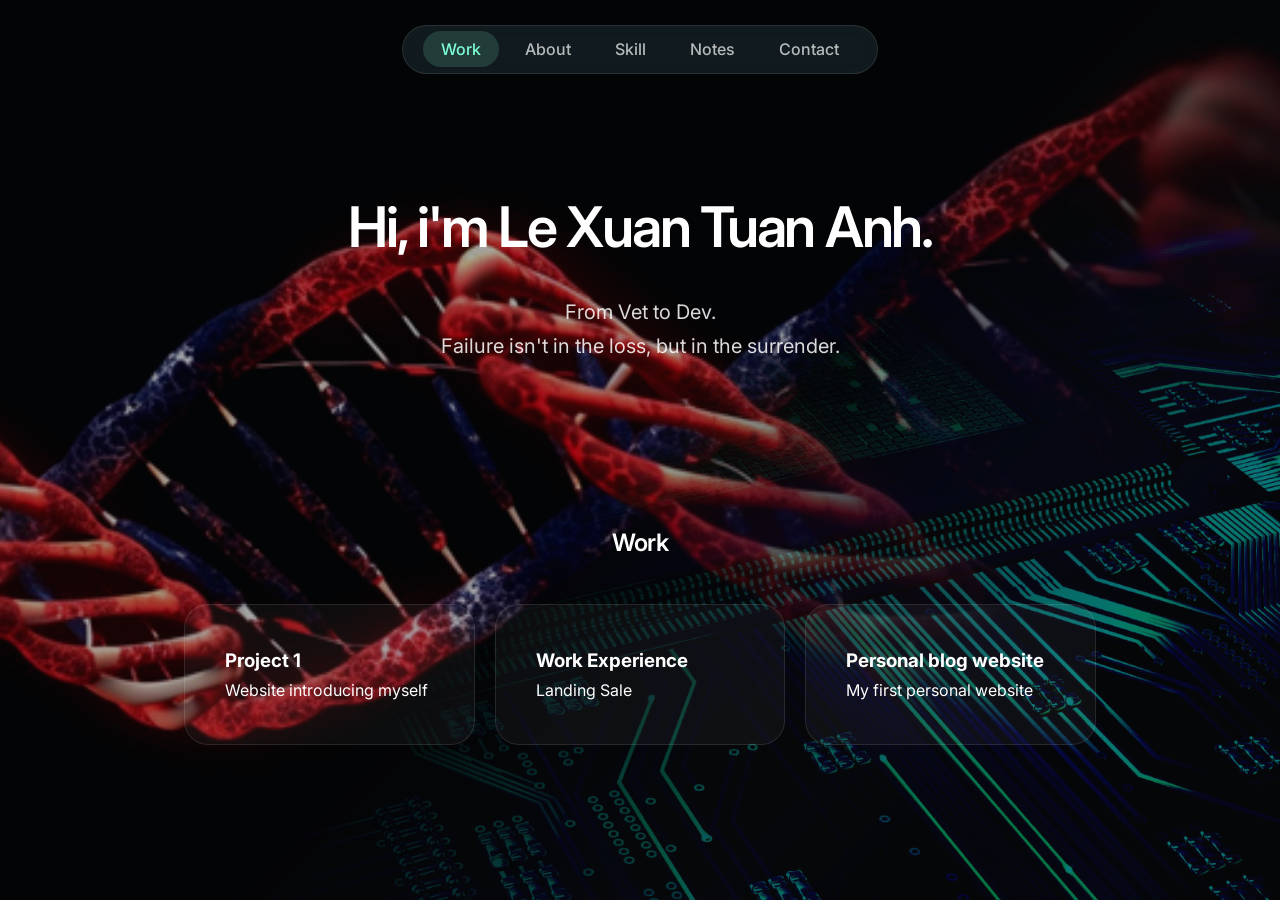
<file: index.html>
<!DOCTYPE html>
<html lang="en">

<head>
    <meta charset="UTF-8">
    <meta name="viewport" content="width=device-width, initial-scale=1.0">
    <title>Le Xuan Tuan Anh Portfolio Website</title>
    <link rel="stylesheet" href="style.css">
</head>

<body>
    <header>
        <nav>
            <ul>
                <li><a href="index.html" class="active">Work</a></li>
                <li><a href="about.html">About</a></li>
                <li><a href="skill.html">Skill</a></li>
                <li><a href="notes.html">Notes</a></li>
                <li><a href="contact.html">Contact</a></li>
            </ul>
        </nav>
    </header>
    <section class="hero">
        <h1>Hi, i'm Le Xuan Tuan Anh.</h1>
        <p>From Vet to Dev.</p>
        <p>Failure isn't in the loss, but in the surrender.</p>
    </section>
    <section id="work">
        <h2>Work</h2>
        <div class="work-container">
            <a href="project1.html" class="project-card">
                <h3>Project 1</h3>
                <p>Website introducing myself</p>
            </a>
            <a href="workexperience.html" class="project-card">
                <h3>Work Experience</h3>
                <p>Landing Sale</p>
            </a>
            <a href="personal-blog.html" class="project-card">
                <h3>Personal blog website</h3>
                <p>My first personal website</p>
            </a>
    </section>
</body>

</html>
</file>
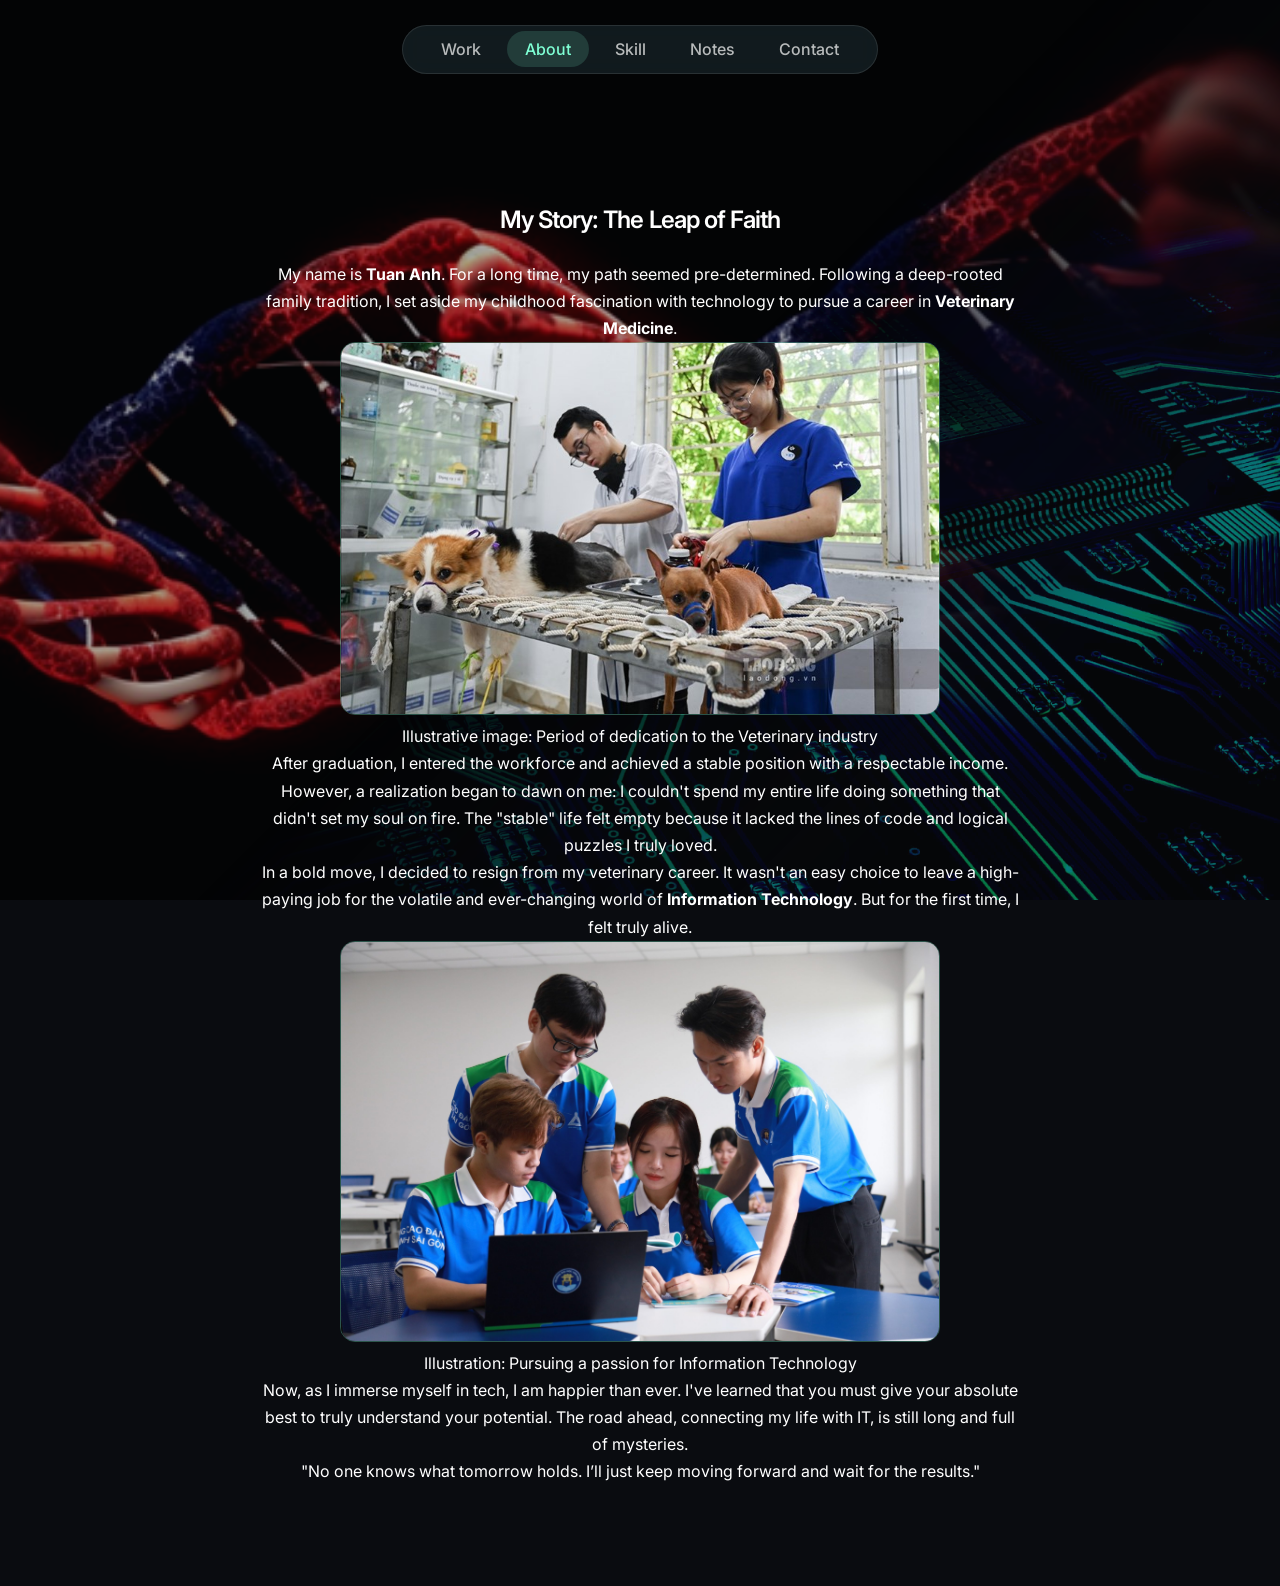
<file: about.html>
<!DOCTYPE html>
<html lang="en">

<head>
    <meta charset="UTF-8">
    <meta name="viewport" content="width=device-width, initial-scale=1.0">
    <title>About Me - Tuan Anh's Journey</title>
    <link rel="stylesheet" href="style.css">
</head>

<body>
    <header>
        <nav>
            <ul>
                <li><a href="index.html">Work</a></li>
                <li><a href="about.html" class="active">About</a></li>
                <li><a href="skill.html">Skill</a></li>
                <li><a href="notes.html">Notes</a></li>
                <li><a href="contact.html">Contact</a></li>
            </ul>
        </nav>
    </header>

    <section class="about-container">
        <h1>My Story: The Leap of Faith</h1>

        <div class="story-content">
            <p>
                My name is <strong>Tuan Anh</strong>. For a long time, my path seemed pre-determined.
                Following a deep-rooted family tradition, I set aside my childhood fascination with technology
                to pursue a career in <strong>Veterinary Medicine</strong>.
            </p>

            <div class="image-box">
                <img src="Thu-Y.jpg" alt="Veterinary Medicine Journey">
                <p class="caption">Illustrative image: Period of dedication to the Veterinary industry</p>
            </div>

            <p>
                After graduation, I entered the workforce and achieved a stable position with a respectable income.
                However, a realization began to dawn on me: I couldn't spend my entire life doing something that
                didn't set my soul on fire. The "stable" life felt empty because it lacked the lines of code
                and logical puzzles I truly loved.
            </p>

            <p>
                In a bold move, I decided to resign from my veterinary career. It wasn't an easy choice to leave
                a high-paying job for the volatile and ever-changing world of <strong>Information Technology</strong>.
                But for the first time, I felt truly alive.
            </p>

            <div class="image-box">
                <img src="cntt.jpg" alt="Transition to IT">
                <p class="caption">Illustration: Pursuing a passion for Information Technology</p>
            </div>

            <p>
                Now, as I immerse myself in tech, I am happier than ever. I've learned that you must give your
                absolute best to truly understand your potential. The road ahead, connecting my life with IT,
                is still long and full of mysteries.
            </p>

            <p class="quote">
                "No one knows what tomorrow holds. I’ll just keep moving forward and wait for the results."
            </p>
        </div>
    </section>
</body>

</html>
</file>
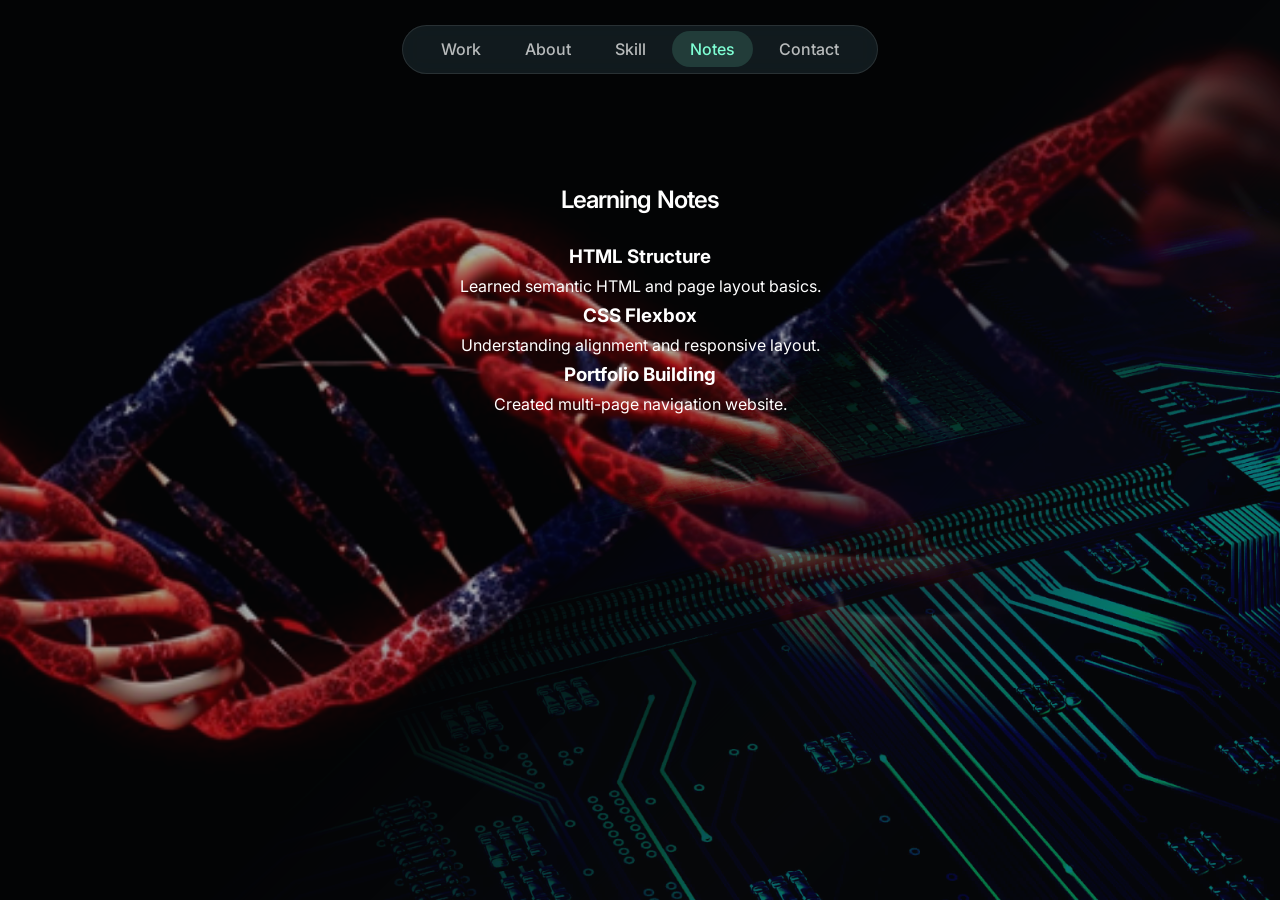
<file: notes.html>
<!DOCTYPE html>
<html lang="en">

<head>
    <meta charset="UTF-8">
    <meta name="viewport" content="width=device-width, initial-scale=1.0">
    <title>Notes</title>
    <link rel="stylesheet" href="style.css">
</head>
<body>
    <header>
        <nav>
            <ul>
                <li><a href="index.html">Work</a></li>
                <li><a href="about.html">About</a></li>
                <li><a href="skill.html">Skill</a></li>
                <li><a href="notes.html" class="active">Notes</a></li>
                <li><a href="contact.html">Contact</a></li>
            </ul>
        </nav>
    </header>
    <section class="container">
        <h1>Learning Notes</h1>
        <div class="learning-content">
            <article>
                <h3>HTML Structure</h3>
                <p>Learned semantic HTML and page layout basics.</p>
            </article>
            <article>
                <h3>CSS Flexbox</h3>
                <p>Understanding alignment and responsive layout.</p>
            </article>
            <article>
                <h3>Portfolio Building</h3>
                <p>Created multi-page navigation website.</p>
            </article>
        </div>
    </section>
</body>

</html>
</file>
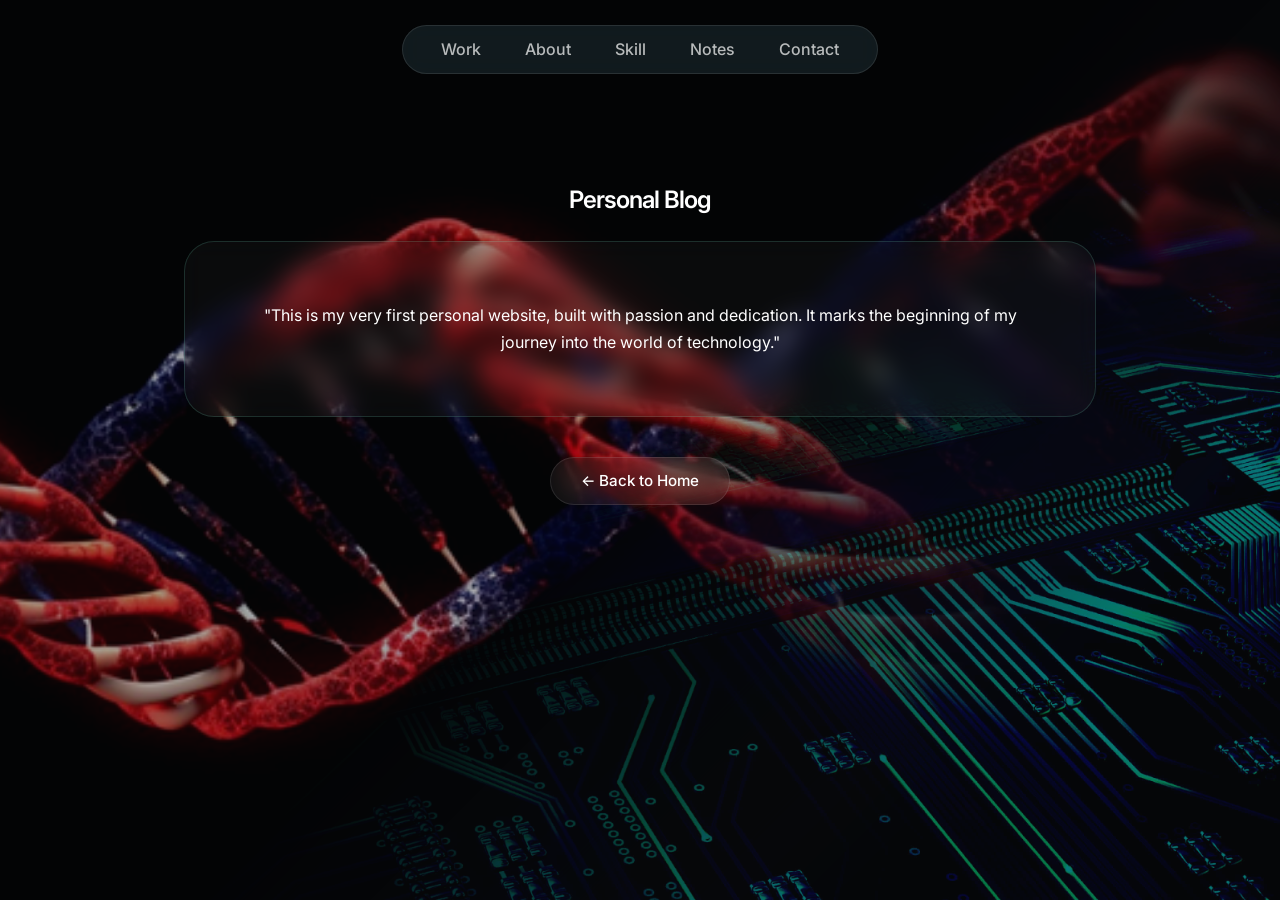
<file: personal-blog.html>
<!DOCTYPE html>
<html lang="en">

<head>
<meta charset="UTF-8">
<meta name="viewport" content="width=device-width, initial-scale=1.0">
<title>Personal Blog</title>
<link rel="stylesheet" href="style.css">
</head>
<body>
<header>
<nav>
<ul>
<li><a href="index.html">Work</a></li>
<li><a href="about.html">About</a></li>
<li><a href="skill.html">Skill</a></li>
<li><a href="notes.html">Notes</a></li>
<li><a href="contact.html">Contact</a></li>
</ul>
</nav>
</header>
<section class="project-detail">
<h1>Personal Blog</h1>
<div class="content-box">
<p>
"This is my very first personal website, built with passion and dedication.
It marks the beginning of my journey into the world of technology."
</p>
</div>

<a href="index.html" class="back-home-link">
    ← Back to Home
</a>
</section>
</body>
</html>
</file>
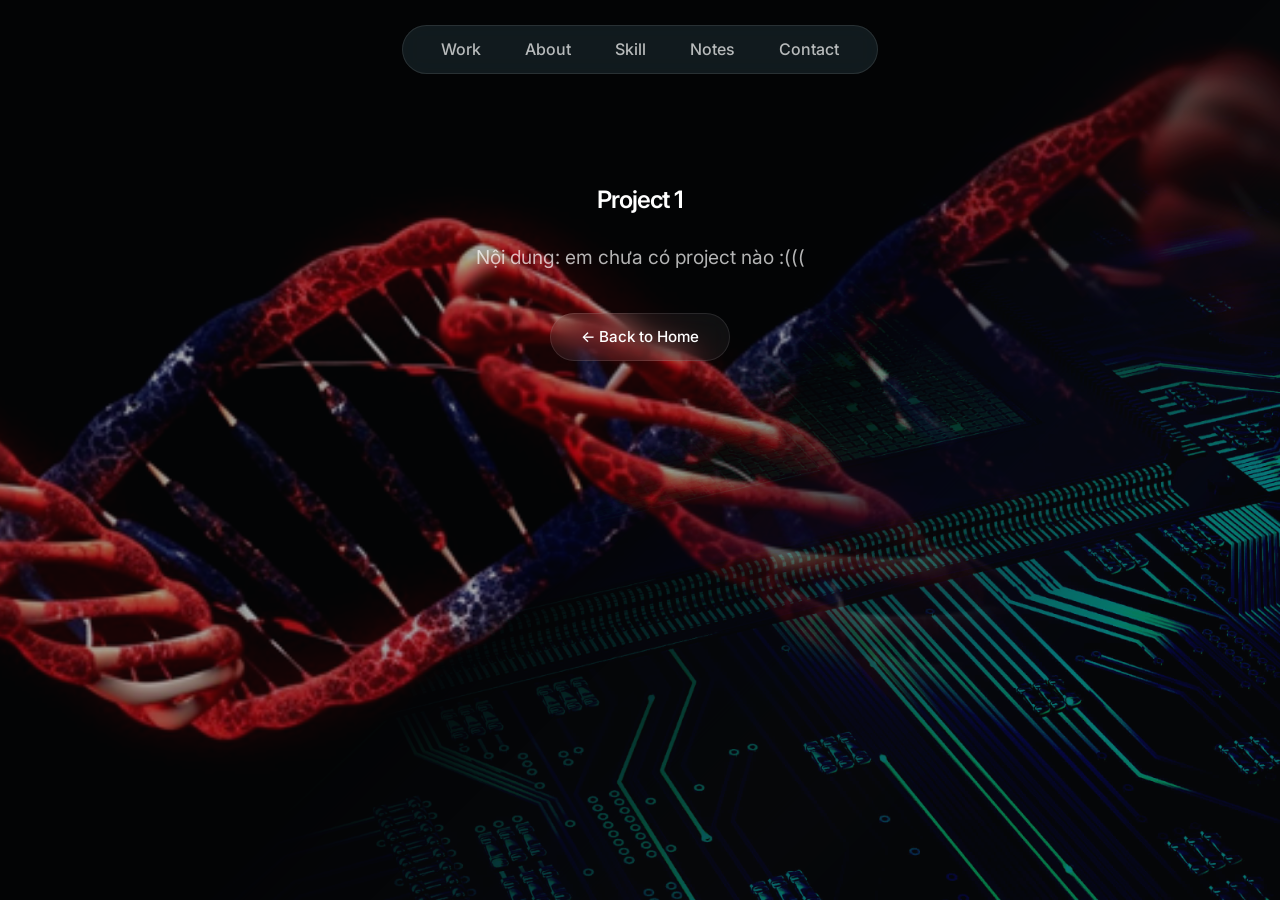
<file: project1.html>
<!DOCTYPE html>
<html lang="en">
<head>
    <meta charset="UTF-8">
    <meta name="viewport" content="width=device-width, initial-scale=1.0">
    <title>Project 1</title>
    <link rel="stylesheet" href="style.css">
</head>
<body>
<header>
    <nav>
        <ul>
            <li><a href="index.html">Work</a></li>
            <li><a href="about.html">About</a></li>
            <li><a href="skill.html">Skill</a></li>
            <li><a href="notes.html">Notes</a></li>
            <li><a href="contact.html">Contact</a></li>
        </ul>
    </nav>
</header>
<section class="container">
    <h1>Project 1</h1>
    <p style="opacity:0.7; font-size:1.2rem;">
        Nội dung: em chưa có project nào :(((
    </p>
    <a href="index.html" class="back-home-link">
        ← Back to Home
    </a>
</section>
</body>
</html>
</file>
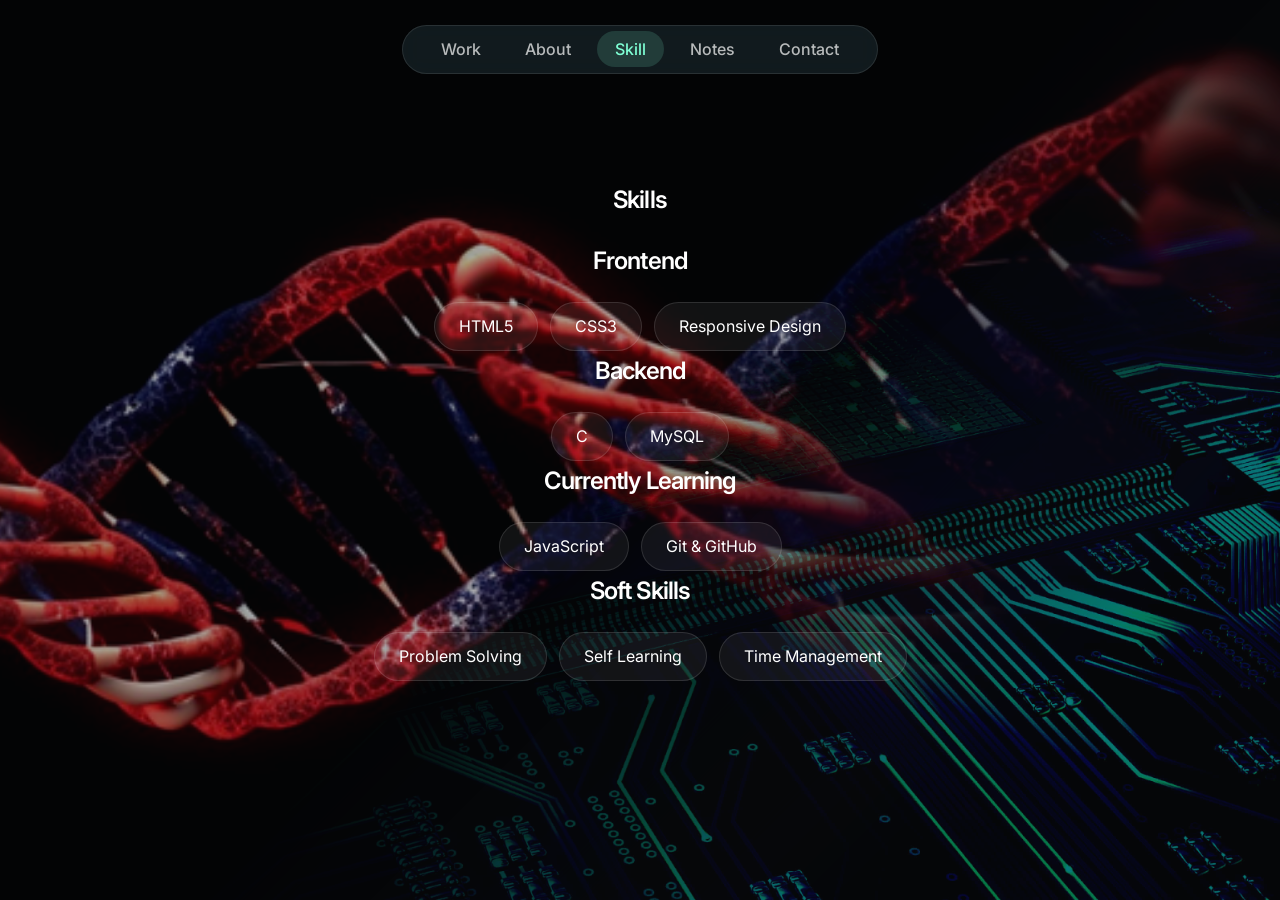
<file: skill.html>
<!DOCTYPE html>
<html lang="en">

<head>
    <meta charset="UTF-8">
    <meta name="viewport" content="width=device-width, initial-scale=1.0">
    <title>Skill</title>
    <link rel="stylesheet" href="style.css">
</head>

<body>
    <header>
        <nav>
            <ul>
                <li><a href="index.html">Work</a></li>
                <li><a href="about.html">About</a></li>
                <li><a href="skill.html" class="active">Skill</a></li>
                <li><a href="notes.html">Notes</a></li>
                <li><a href="contact.html">Contact</a></li>
            </ul>
        </nav>
    </header>
    <section>
        <h1>Skills</h1>
        <h2>Frontend</h2>
        <ul>
            <li>HTML5</li>
            <li>CSS3</li>
            <li>Responsive Design</li>
        </ul>
        <h2>Backend</h2>
        <ul>
            <li>C</li>
            <li>MySQL</li>
        </ul>
        <h2>Currently Learning</h2>
        <ul>
            <li>JavaScript</li>
            <li>Git & GitHub</li>
        </ul>
        <h2>Soft Skills</h2>
        <ul>
            <li>Problem Solving</li>
            <li>Self Learning</li>
            <li>Time Management</li>
        </ul>
    </section>
</body>

</html>
</file>
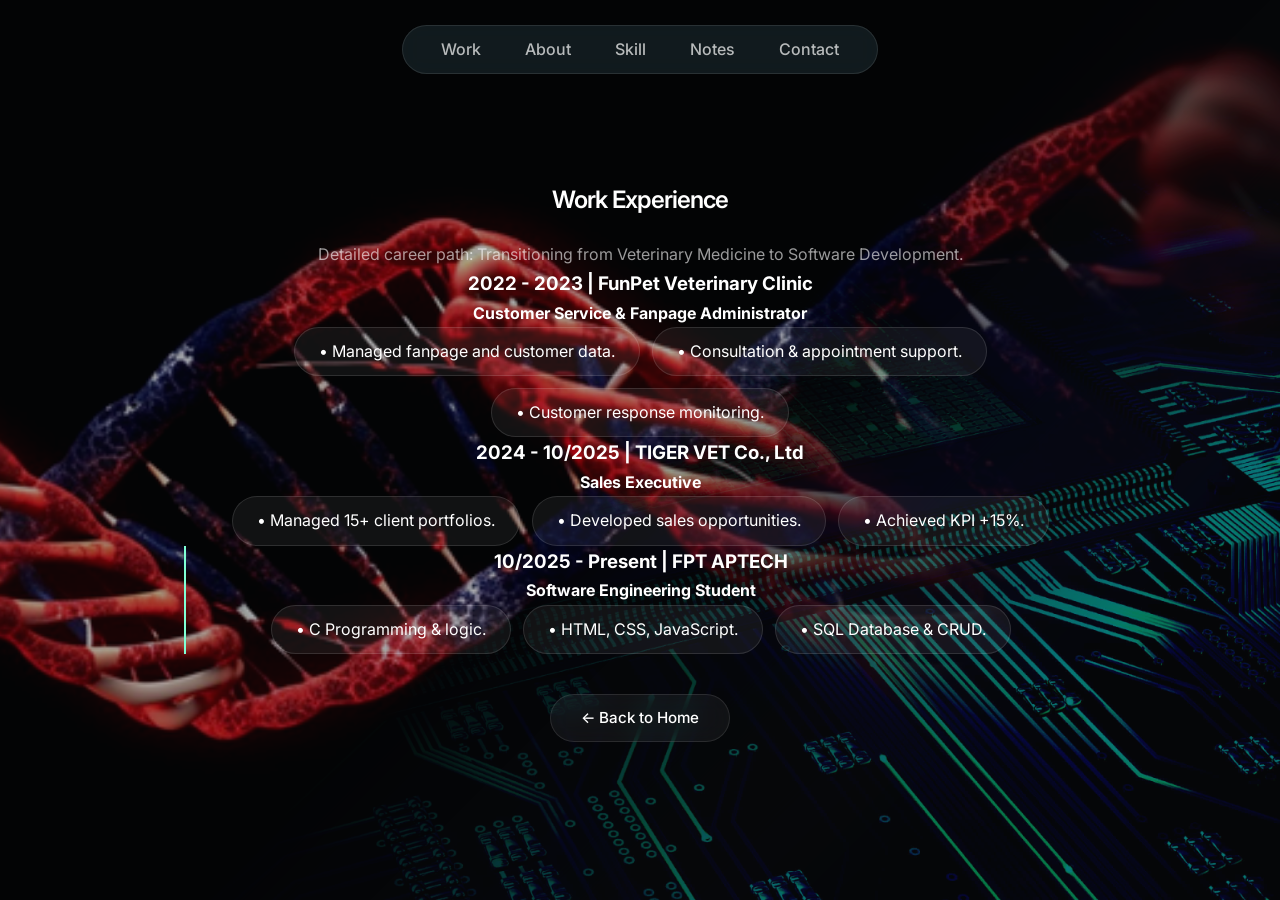
<file: workexperience.html>
<!DOCTYPE html>
<html lang="en">

<head>
    <meta charset="UTF-8">
    <meta name="viewport" content="width=device-width, initial-scale=1.0">
    <title>Work Experience</title>
    <link rel="stylesheet" href="style.css">
</head>
<body>
<header>
    <nav>
        <ul>
            <li><a href="index.html">Work</a></li>
            <li><a href="about.html">About</a></li>
            <li><a href="skill.html">Skill</a></li>
            <li><a href="notes.html">Notes</a></li>
            <li><a href="contact.html">Contact</a></li>
        </ul>
    </nav>
</header>
<section class="container">
<h1>Work Experience</h1>
<p style="opacity:0.6;">
Detailed career path: Transitioning from Veterinary Medicine to Software Development.
</p>
<div class="learning-content">
<article>
<h3>2022 - 2023 | FunPet Veterinary Clinic</h3>
<p><strong>Customer Service & Fanpage Administrator</strong></p>
<ul>
<li>• Managed fanpage and customer data.</li>
<li>• Consultation & appointment support.</li>
<li>• Customer response monitoring.</li>
</ul>
</article>
<article>
<h3>2024 - 10/2025 | TIGER VET Co., Ltd</h3>
<p><strong>Sales Executive</strong></p>
<ul>
<li>• Managed 15+ client portfolios.</li>
<li>• Developed sales opportunities.</li>
<li>• Achieved KPI +15%.</li>
</ul>
</article>

<article style="border-left:2px solid #7fffd4;">
<h3>10/2025 - Present | FPT APTECH</h3>
<p><strong>Software Engineering Student</strong></p>
<ul>
<li>• C Programming & logic.</li>
<li>• HTML, CSS, JavaScript.</li>
<li>• SQL Database & CRUD.</li>
</ul>
</article>
</div>
<a href="index.html" class="back-home-link">
    ← Back to Home
</a>
</section>
</body>
</html>
</file>
<file: style.css>
@import url('https://fonts.googleapis.com/css2?family=Inter:wght@300;400;600&display=swap');

* {
    margin: 0;
    padding: 0;
    box-sizing: border-box;
}

html {
    scroll-behavior: smooth;
    overflow-y: scroll;
}

body {
    font-family: 'Inter', sans-serif;
    color: white;
    line-height: 1.7;
    padding-top: 100px;
    min-height: 100vh;
    background-color: #0a0c10;
    position: relative;
    overflow-x: hidden;
}

body::before,
body::after {
    content: "";
    position: fixed;
    top: 0;
    left: 0;
    width: 100%;
    height: 100%;
    background-repeat: no-repeat;
    background-position: center center;
    background-size: cover;
    pointer-events: none;
    z-index: -1;
}

body::before {
    background-image: url('vet-bg.png');
    opacity: 0.65;
    mask-image: linear-gradient(135deg, black 50%, transparent 75%);
    -webkit-mask-image: linear-gradient(135deg, black 50%, transparent 75%);
}

body::after {
    background-image: url('tech-bg.jpg');
    opacity: 0.45;
    mask-image: linear-gradient(135deg, transparent 50%, black 80%);
    -webkit-mask-image: linear-gradient(135deg, transparent 50%, black 80%);
}

nav {
    position: fixed;
    top: 25px;
    left: 50%;
    transform: translateX(-50%);
    background: rgba(28, 43, 47, 0.6);
    backdrop-filter: blur(12px);
    -webkit-backdrop-filter: blur(12px);
    padding: 10px 20px;
    border-radius: 50px;
    z-index: 1000;
    border: 1px solid rgba(255, 255, 255, 0.1);
}

nav ul {
    display: flex;
    gap: 8px;
    list-style: none;
}

nav a {
    text-decoration: none;
    color: rgba(255, 255, 255, 0.7);
    font-weight: 500;
    padding: 8px 18px;
    border-radius: 25px;
    transition: all 0.3s ease;
}

nav a:hover,
nav a.active {
    background: rgba(127, 255, 212, 0.15);
    color: #7fffd4;
}

.container,
section,
.project-detail {
    max-width: 960px;
    margin: 0 auto;
    padding: 80px 24px;
    text-align: center;
    animation: fadeInUp 0.8s ease-out forwards;
}

h1,
h2 {
    font-weight: 600;
    letter-spacing: -0.04em;
    margin-bottom: 20px;
}

.hero h1 {
    font-size: 3.5rem;
}

.hero p {
    font-size: 1.25rem;
    color: rgba(255, 255, 255, 0.85);
}

.work-container {
    display: grid;
    grid-template-columns: repeat(3, 1fr);
    gap: 20px;
    margin-top: 40px;
    text-align: left;
}

.project-card,
.back-home-link {
    background: rgba(255, 255, 255, 0.04);
    border: 1px solid rgba(255, 255, 255, 0.1);
    border-radius: 24px;
    color: white !important;
    text-decoration: none;
    transition: all 0.4s cubic-bezier(0.175, 0.885, 0.32, 1.2);
    display: block;
}

.project-card {
    padding: 40px;
}

.back-home-link {
    display: inline-flex;
    align-items: center;
    justify-content: center;
    padding: 10px 30px;
    margin-top: 40px;
    min-width: 160px;
    background: rgba(255, 255, 255, 0.05) !important;
    border: 1px solid rgba(255, 255, 255, 0.1) !important;
    backdrop-filter: blur(12px);
    -webkit-backdrop-filter: blur(12px);
    color: #ffffff !important;
    text-decoration: none;
    font-size: 0.95rem;
    font-weight: 500;
    border-radius: 50px;
    transition: all 0.4s cubic-bezier(0.175, 0.885, 0.32, 1.2);
    cursor: pointer;
}

.project-card:hover,
.back-home-link:hover {
    transform: translateY(-5px);
    background: rgba(127, 255, 212, 0.1) !important;
    border-color: rgba(127, 255, 212, 0.5) !important;
    box-shadow: 0 10px 20px rgba(0, 0, 0, 0.3);
}


section ul {
    list-style: none;
    display: flex;
    flex-wrap: wrap;
    justify-content: center;
    gap: 12px;
}

section ul li {
    background: rgba(255, 255, 255, 0.06);
    padding: 10px 24px;
    border-radius: 50px;
    border: 1px solid rgba(255, 255, 255, 0.12);
    transition: 0.3s;
}

section ul li:hover {
    border-color: #7fffd4;
    background: rgba(127, 255, 212, 0.1);
    transform: scale(1.05);
}


.contact-section {
    position: relative;
    z-index: 999;
    text-align: center;
}

.fb-icon {
    width: 24px;
    height: 24px;
    object-fit: cover;
    margin-right: 10px;
    border-radius: 50%;
    flex-shrink: 0;
}

.fb-profile {
    display: inline-flex;
    align-items: center;
    background: rgba(255, 255, 255, 0.05);
    padding: 8px 16px;
    border-radius: 50px;
    border: 1px solid rgba(255, 255, 255, 0.1);
    text-decoration: none;
    color: white;
    transition: 0.3s;
}

.fb-profile:hover {
    background: rgba(127, 255, 212, 0.1);
    border-color: #7fffd4;
    transform: translateY(-2px);
}

.about-container {
    max-width: 800px;
    margin: 0 auto;
    padding: 100px 20px;
}

.content-box {
    background: rgba(255, 255, 255, 0.03);
    padding: 60px;
    border-radius: 30px;
    border: 1px solid rgba(127, 255, 212, 0.15);
    backdrop-filter: blur(12px);
}

.image-box img {
    width: 100%;
    max-width: 600px;
    border-radius: 15px;
    border: 1px solid rgba(127, 255, 212, 0.3);
    transition: all 0.4s ease;
}

.image-box img:hover {
    transform: scale(1.05) translateY(-10px);
    box-shadow: 0 20px 40px rgba(0, 0, 0, 0.8), 0 0 15px rgba(127, 255, 212, 0.4);
    border-color: #7fffd4;
}

.chat-button {
    position: fixed;
    bottom: 25px;
    right: 25px;
    width: 60px;
    height: 60px;
    background: #7fffd4;
    border-radius: 50%;
    display: flex;
    align-items: center;
    justify-content: center;
    cursor: pointer;
    box-shadow: 0 0 20px rgba(127, 255, 212, 0.4);
    transition: 0.3s;
    z-index: 999;
}

.chat-button:hover {
    transform: scale(1.1);
}

.chat-icon {
    font-size: 26px;
    color: #000;
}

.chat-box {
    position: fixed;
    bottom: 100px;
    right: 25px;
    width: 340px;
    height: 460px;
    background: rgba(15, 15, 15, 0.95);
    backdrop-filter: blur(10px);
    border: 1px solid #7fffd4;
    border-radius: 14px;
    display: flex;
    flex-direction: column;
    overflow: hidden;
    box-shadow: 0 0 25px rgba(127, 255, 212, 0.2);
    z-index: 999;
}

.chat-box-header {
    display: flex;
    align-items: center;
    gap: 10px;
    padding: 12px;
    background: #111;
    border-bottom: 1px solid #222;
}

.chat-box-header img {
    width: 35px;
    height: 35px;
    border-radius: 50%;
}

.chat-box-header span {
    flex: 1;
    font-weight: bold;
}

#chat-box-toggle {
    background: transparent;
    border: none;
    color: #aaa;
    font-size: 18px;
    cursor: pointer;
}

.chat-box-body {
    flex: 1;
    padding: 15px;
    overflow-y: auto;
}

.chat-msg {
    max-width: 80%;
    padding: 10px 14px;
    margin-bottom: 10px;
    border-radius: 10px;
    line-height: 1.4;
    font-size: 14px;
}

.chat-msg.bot {
    background: #1b1b1b;
    border-left: 3px solid #7fffd4;
}

.chat-msg.user {
    background: rgba(127, 255, 212, 0.2);
    margin-left: auto;
    text-align: right;
}

.chat-box-options {
    padding: 10px;
    border-top: 1px solid #222;
    max-height: 140px;
    overflow-y: auto;
}

.opt-btn {
    width: 100%;
    margin-bottom: 6px;
    padding: 8px;
    background: #1a1a1a;
    border: 1px solid #333;
    color: #ddd;
    border-radius: 6px;
    cursor: pointer;
    transition: 0.25s;
    text-align: left;
}

.opt-btn:hover {
    border-color: #7fffd4;
    color: #7fffd4;
}

@keyframes fadeInUp {
    from {
        opacity: 0;
        transform: translateY(30px);
    }

    to {
        opacity: 1;
        transform: translateY(0);
    }
}

@media (max-width: 768px) {
    .work-container {
        grid-template-columns: 1fr;
    }

    .hero h1 {
        font-size: 2.5rem;
    }
}
</file>
